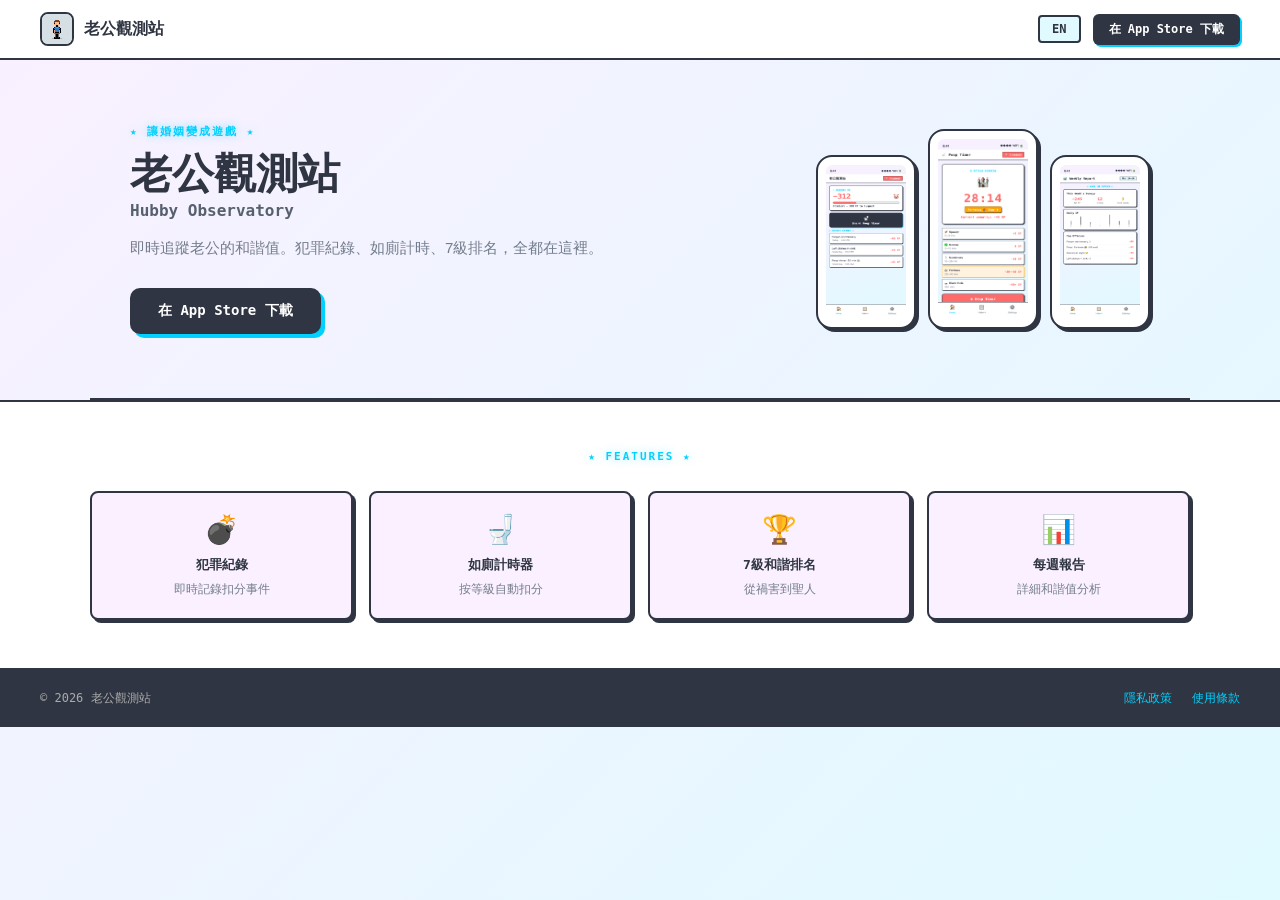
<file: index.html>
<!DOCTYPE html>
<html lang="zh-Hant">
<head>
  <meta charset="UTF-8">
  <meta name="viewport" content="width=device-width, initial-scale=1.0">
  <meta name="description" content="老公觀測站 — Gamify your marriage. Track harmony XP, log crimes, and rank your husband from Menace to Saint.">
  <title>老公觀測站 — Hubby Observatory</title>
  <link rel="stylesheet" href="styles.css">
  <link rel="icon" href="assets/icon.png">
  <style>
    /* ---- HERO ---- */
    .hero {
      border-bottom: var(--border);
      padding: 64px 40px;
      display: flex;
      align-items: center;
      justify-content: space-between;
      gap: 40px;
      max-width: 1100px;
      margin: 0 auto;
    }

    .hero-left { flex: 1; max-width: 480px; }

    .hero-eyebrow {
      font-family: monospace;
      font-size: 11px;
      font-weight: 700;
      color: var(--accent-cyan);
      text-transform: uppercase;
      letter-spacing: 2px;
      margin-bottom: 12px;
      text-shadow: 0 0 10px rgba(0, 209, 255, 0.4);
    }

    .hero h1 {
      font-family: monospace;
      font-size: 42px;
      font-weight: 900;
      color: var(--text-primary);
      line-height: 1.1;
      margin-bottom: 4px;
    }

    .hero-subtitle {
      font-family: monospace;
      font-size: 16px;
      font-weight: 700;
      color: var(--text-secondary);
      margin-bottom: 16px;
    }

    .hero-body {
      font-size: 15px;
      color: var(--text-tertiary);
      line-height: 1.6;
      margin-bottom: 28px;
    }

    .appstore-btn {
      display: inline-flex;
      align-items: center;
      gap: 10px;
      background: var(--text-primary);
      color: var(--white);
      border-radius: 10px;
      padding: 14px 28px;
      font-family: monospace;
      font-size: 14px;
      font-weight: 800;
      text-decoration: none;
      box-shadow: 4px 4px 0 var(--accent-cyan);
      transition: transform 0.1s, box-shadow 0.1s;
    }

    .appstore-btn:hover {
      transform: translate(-1px, -1px);
      box-shadow: 5px 5px 0 var(--accent-cyan);
    }

    .hero-right {
      display: flex;
      gap: 12px;
      align-items: flex-end;
      flex-shrink: 0;
    }

    .screenshot {
      border-radius: 16px;
      border: var(--border);
      overflow: hidden;
      box-shadow: var(--pixel-shadow);
      background: var(--white);
      display: flex;
      align-items: center;
      justify-content: center;
      font-size: 13px;
      font-family: monospace;
      text-align: center;
      padding: 8px;
      color: #ccc;
    }

    .ss-tall  { width: 110px; height: 200px; }
    .ss-short { width: 100px; height: 174px; }

    /* ---- FEATURES ---- */
    .features-section {
      background: var(--white);
      border-top: var(--border);
      border-bottom: var(--border);
      padding: 48px 40px;
    }

    .features-inner {
      max-width: 1100px;
      margin: 0 auto;
    }

    .section-label {
      font-family: monospace;
      font-size: 11px;
      font-weight: 700;
      color: var(--accent-cyan);
      text-transform: uppercase;
      letter-spacing: 2px;
      text-align: center;
      margin-bottom: 28px;
      text-shadow: 0 0 10px rgba(0, 209, 255, 0.4);
    }

    .feat-grid {
      display: grid;
      grid-template-columns: repeat(4, 1fr);
      gap: 16px;
    }

    .feat-card {
      background: var(--bg-gradient-start);
      border: var(--border);
      border-radius: var(--radius);
      padding: 20px 16px;
      text-align: center;
      box-shadow: var(--pixel-shadow);
    }

    .feat-icon { font-size: 28px; margin-bottom: 10px; }

    .feat-name {
      font-family: monospace;
      font-size: 13px;
      font-weight: 800;
      color: var(--text-primary);
      margin-bottom: 6px;
    }

    .feat-desc {
      font-size: 12px;
      color: var(--text-tertiary);
      line-height: 1.5;
    }

    /* ---- RESPONSIVE ---- */
    @media (max-width: 768px) {
      .hero {
        flex-direction: column;
        padding: 40px 20px;
        text-align: center;
      }
      .hero-left { max-width: 100%; }
      .hero h1 { font-size: 30px; }
      .hero-right {
        justify-content: center;
        overflow-x: auto;
        width: 100%;
      }
      .feat-grid { grid-template-columns: 1fr 1fr; }
      .features-section { padding: 32px 20px; }
    }
  </style>
</head>
<body>

  <!-- NAV -->
  <nav class="site-nav">
    <a class="nav-logo" href="index.html">
      <img src="assets/icon.png" alt="Hubby Observatory icon">
      <span data-i18n="appName">老公觀測站</span>
    </a>
    <div class="nav-right">
      <button class="lang-btn" onclick="toggleLang()" id="langBtn">EN</button>
      <a class="nav-dl-btn" href="#download" data-i18n="cta">在 App Store 下載</a>
    </div>
  </nav>

  <!-- HERO -->
  <section class="hero">
    <div class="hero-left">
      <div class="hero-eyebrow" data-i18n="eyebrow">★ 讓婚姻變成遊戲 ★</div>
      <h1 data-i18n="appName">老公觀測站</h1>
      <div class="hero-subtitle" data-i18n="appNameEn">Hubby Observatory</div>
      <p class="hero-body" data-i18n="heroBody">即時追蹤老公的和諧值。犯罪紀錄、如廁計時、7級排名，全都在這裡。</p>
      <a class="appstore-btn" href="#" id="download" data-i18n="cta">在 App Store 下載</a>
    </div>
    <!-- TODO: Replace ss1.png, ss2.png, ss3.png with real App Store screenshots -->
    <div class="hero-right">
      <img class="screenshot ss-short" src="assets/ss1.png" alt="Hubby Observatory — main screen" onerror="this.style.display='none'">
      <img class="screenshot ss-tall"  src="assets/ss2.png" alt="Hubby Observatory — poop timer" onerror="this.style.display='none'">
      <img class="screenshot ss-short" src="assets/ss3.png" alt="Hubby Observatory — weekly report" onerror="this.style.display='none'">
    </div>
  </section>

  <!-- FEATURES -->
  <section class="features-section">
    <div class="features-inner">
      <div class="section-label" data-i18n="featuresLabel">★ Features ★</div>
      <div class="feat-grid">
        <div class="feat-card">
          <div class="feat-icon">💣</div>
          <div class="feat-name" data-i18n="feat1Name">犯罪紀錄</div>
          <div class="feat-desc" data-i18n="feat1Desc">即時記錄扣分事件</div>
        </div>
        <div class="feat-card">
          <div class="feat-icon">🚽</div>
          <div class="feat-name" data-i18n="feat2Name">如廁計時器</div>
          <div class="feat-desc" data-i18n="feat2Desc">按等級自動扣分</div>
        </div>
        <div class="feat-card">
          <div class="feat-icon">🏆</div>
          <div class="feat-name" data-i18n="feat3Name">7級和諧排名</div>
          <div class="feat-desc" data-i18n="feat3Desc">從禍害到聖人</div>
        </div>
        <div class="feat-card">
          <div class="feat-icon">📊</div>
          <div class="feat-name" data-i18n="feat4Name">每週報告</div>
          <div class="feat-desc" data-i18n="feat4Desc">詳細和諧值分析</div>
        </div>
      </div>
    </div>
  </section>

  <!-- FOOTER -->
  <footer class="site-footer">
    <span class="copy" data-i18n="footer">© 2026 老公觀測站</span>
    <div class="footer-links">
      <a href="privacy.html" data-i18n="privacyLink">隱私政策</a>
      <a href="terms.html" data-i18n="termsLink">使用條款</a>
    </div>
  </footer>

  <script>
    const i18n = {
      zh: {
        appName:       "老公觀測站",
        appNameEn:     "Hubby Observatory",
        eyebrow:       "★ 讓婚姻變成遊戲 ★",
        heroBody:      "即時追蹤老公的和諧值。犯罪紀錄、如廁計時、7級排名，全都在這裡。",
        cta:           "在 App Store 下載",
        featuresLabel: "★ Features ★",
        feat1Name:     "犯罪紀錄",
        feat1Desc:     "即時記錄扣分事件",
        feat2Name:     "如廁計時器",
        feat2Desc:     "按等級自動扣分",
        feat3Name:     "7級和諧排名",
        feat3Desc:     "從禍害到聖人",
        feat4Name:     "每週報告",
        feat4Desc:     "詳細和諧值分析",
        footer:        "© 2026 老公觀測站",
        privacyLink:   "隱私政策",
        termsLink:     "使用條款",
      },
      en: {
        appName:       "Hubby Observatory",
        appNameEn:     "老公觀測站",
        eyebrow:       "★ Gamify your marriage ★",
        heroBody:      "Track your husband's harmony XP in real time. Crimes, timers, ranks — all in one retro-style app.",
        cta:           "Download on App Store",
        featuresLabel: "★ Features ★",
        feat1Name:     "Crime Log",
        feat1Desc:     "Record infractions and dock XP instantly",
        feat2Name:     "Poop Timer",
        feat2Desc:     "Bathroom time tracked and penalized by tier",
        feat3Name:     "7 Harmony Ranks",
        feat3Desc:     "From Menace 💣 to Saint 🙇‍♂️",
        feat4Name:     "Weekly Reports",
        feat4Desc:     "Detailed XP breakdowns every week",
        footer:        "© 2026 Hubby Observatory",
        privacyLink:   "Privacy Policy",
        termsLink:     "Terms of Use",
      }
    };

    let lang = "zh";

    function setLang(l) {
      lang = l;
      document.documentElement.lang = l === "zh" ? "zh-Hant" : "en";
      document.getElementById("langBtn").textContent = l === "zh" ? "EN" : "中文";
      document.querySelectorAll("[data-i18n]").forEach(el => {
        const key = el.dataset.i18n;
        if (i18n[l][key] !== undefined) el.textContent = i18n[l][key];
      });
    }

    function toggleLang() {
      setLang(lang === "zh" ? "en" : "zh");
    }
  </script>

</body>
</html>
</file>
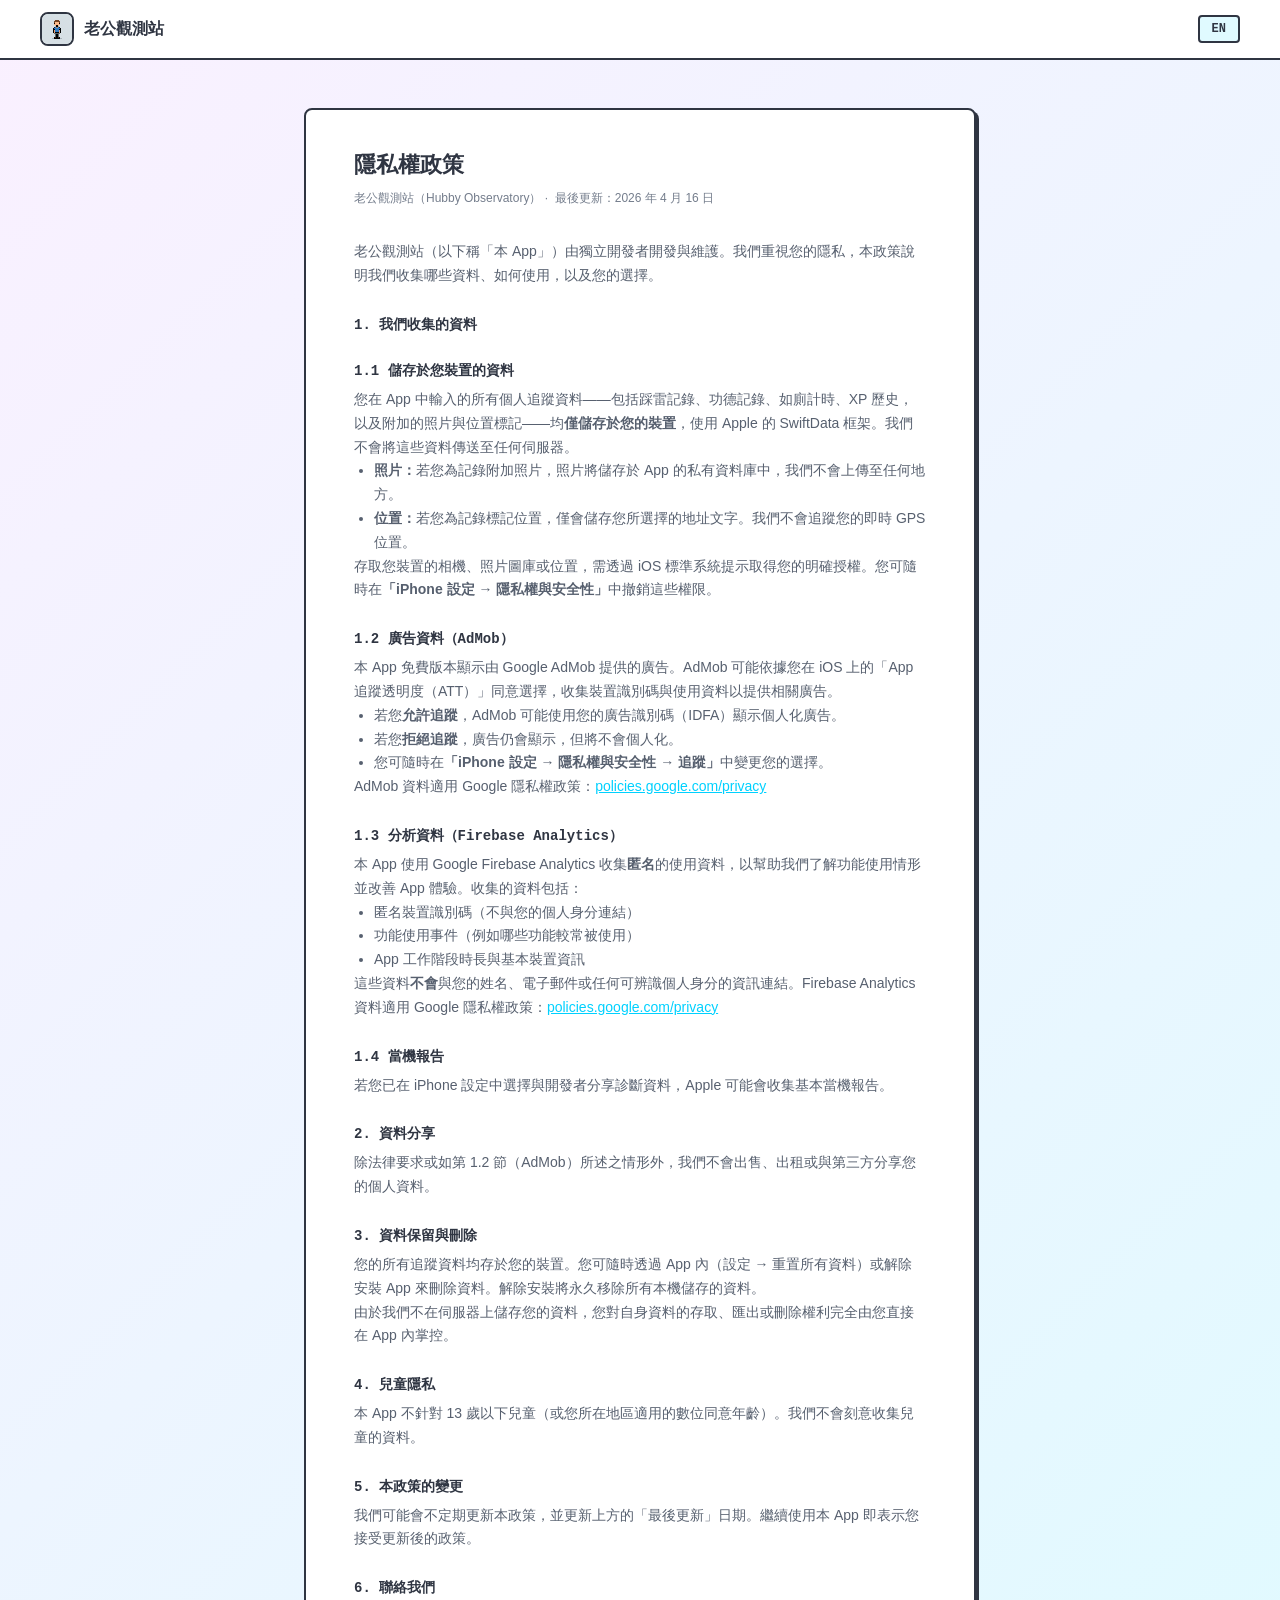
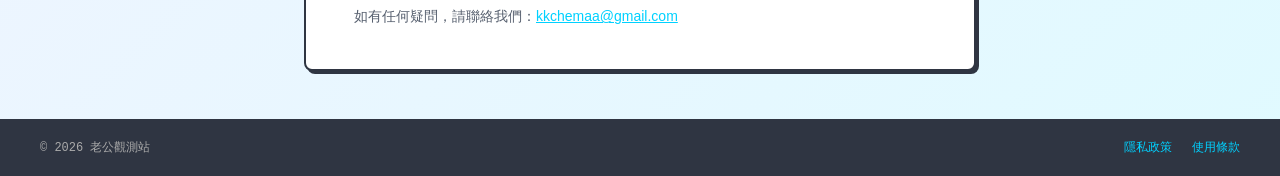
<file: privacy.html>
<!DOCTYPE html>
<html lang="zh-Hant">
<head>
  <meta charset="UTF-8">
  <meta name="viewport" content="width=device-width, initial-scale=1.0">
  <meta name="description" content="Privacy policy for Hubby Observatory (老公觀測站). Learn how we handle your data.">
  <title>隱私權政策 — 老公觀測站</title>
  <link rel="stylesheet" href="styles.css">
  <link rel="icon" href="assets/icon.png">
</head>
<body>

  <nav class="site-nav">
    <a class="nav-logo" href="index.html">
      <img src="assets/icon.png" alt="Hubby Observatory icon">
      <span id="nav-title">老公觀測站</span>
    </a>
    <div class="nav-right">
      <button class="lang-btn" onclick="toggleLang()" id="langBtn">EN</button>
    </div>
  </nav>

  <div class="content-wrap">
    <div class="content-card">

      <!-- zh-Hant content -->
      <div id="content-zh">
        <h1>隱私權政策</h1>
        <p class="last-updated">老公觀測站（Hubby Observatory）&nbsp;·&nbsp; 最後更新：2026 年 4 月 16 日</p>

        <p>老公觀測站（以下稱「本 App」）由獨立開發者開發與維護。我們重視您的隱私，本政策說明我們收集哪些資料、如何使用，以及您的選擇。</p>

        <h2>1. 我們收集的資料</h2>

        <h2>1.1 儲存於您裝置的資料</h2>
        <p>您在 App 中輸入的所有個人追蹤資料——包括踩雷記錄、功德記錄、如廁計時、XP 歷史，以及附加的照片與位置標記——均<strong>僅儲存於您的裝置</strong>，使用 Apple 的 SwiftData 框架。我們不會將這些資料傳送至任何伺服器。</p>
        <ul>
          <li><strong>照片：</strong>若您為記錄附加照片，照片將儲存於 App 的私有資料庫中，我們不會上傳至任何地方。</li>
          <li><strong>位置：</strong>若您為記錄標記位置，僅會儲存您所選擇的地址文字。我們不會追蹤您的即時 GPS 位置。</li>
        </ul>
        <p>存取您裝置的相機、照片圖庫或位置，需透過 iOS 標準系統提示取得您的明確授權。您可隨時在<strong>「iPhone 設定 → 隱私權與安全性」</strong>中撤銷這些權限。</p>

        <h2>1.2 廣告資料（AdMob）</h2>
        <p>本 App 免費版本顯示由 Google AdMob 提供的廣告。AdMob 可能依據您在 iOS 上的「App 追蹤透明度（ATT）」同意選擇，收集裝置識別碼與使用資料以提供相關廣告。</p>
        <ul>
          <li>若您<strong>允許追蹤</strong>，AdMob 可能使用您的廣告識別碼（IDFA）顯示個人化廣告。</li>
          <li>若您<strong>拒絕追蹤</strong>，廣告仍會顯示，但將不會個人化。</li>
          <li>您可隨時在<strong>「iPhone 設定 → 隱私權與安全性 → 追蹤」</strong>中變更您的選擇。</li>
        </ul>
        <p>AdMob 資料適用 Google 隱私權政策：<a href="https://policies.google.com/privacy">policies.google.com/privacy</a></p>

        <h2>1.3 分析資料（Firebase Analytics）</h2>
        <p>本 App 使用 Google Firebase Analytics 收集<strong>匿名</strong>的使用資料，以幫助我們了解功能使用情形並改善 App 體驗。收集的資料包括：</p>
        <ul>
          <li>匿名裝置識別碼（不與您的個人身分連結）</li>
          <li>功能使用事件（例如哪些功能較常被使用）</li>
          <li>App 工作階段時長與基本裝置資訊</li>
        </ul>
        <p>這些資料<strong>不會</strong>與您的姓名、電子郵件或任何可辨識個人身分的資訊連結。Firebase Analytics 資料適用 Google 隱私權政策：<a href="https://policies.google.com/privacy">policies.google.com/privacy</a></p>

        <h2>1.4 當機報告</h2>
        <p>若您已在 iPhone 設定中選擇與開發者分享診斷資料，Apple 可能會收集基本當機報告。</p>

        <h2>2. 資料分享</h2>
        <p>除法律要求或如第 1.2 節（AdMob）所述之情形外，我們不會出售、出租或與第三方分享您的個人資料。</p>

        <h2>3. 資料保留與刪除</h2>
        <p>您的所有追蹤資料均存於您的裝置。您可隨時透過 App 內（設定 → 重置所有資料）或解除安裝 App 來刪除資料。解除安裝將永久移除所有本機儲存的資料。</p>
        <p>由於我們不在伺服器上儲存您的資料，您對自身資料的存取、匯出或刪除權利完全由您直接在 App 內掌控。</p>

        <h2>4. 兒童隱私</h2>
        <p>本 App 不針對 13 歲以下兒童（或您所在地區適用的數位同意年齡）。我們不會刻意收集兒童的資料。</p>

        <h2>5. 本政策的變更</h2>
        <p>我們可能會不定期更新本政策，並更新上方的「最後更新」日期。繼續使用本 App 即表示您接受更新後的政策。</p>

        <h2>6. 聯絡我們</h2>
        <p>如有任何疑問，請聯絡我們：<a href="mailto:kkchemaa@gmail.com">kkchemaa@gmail.com</a></p>
      </div>

      <!-- EN content -->
      <div id="content-en" style="display:none">
        <h1>Privacy Policy</h1>
        <p class="last-updated">Hubby Observatory &nbsp;·&nbsp; Last updated: April 16, 2026</p>

        <p>Hubby Observatory ("the App") is developed and maintained by an independent developer. We take your privacy seriously. This policy explains what data is collected, how it is used, and your choices.</p>

        <h2>1. Data We Collect</h2>

        <h2>1.1 Data Stored Locally on Your Device</h2>
        <p>All personal tracking data you enter — including crime records, good deed records, poop timer sessions, XP history, and any attached photos or location tags — is stored <strong>only on your device</strong> using Apple's SwiftData framework. We do not transmit this data to any server.</p>
        <ul>
          <li><strong>Photos:</strong> If you attach photo evidence to a record, it is stored locally in the app's private database. We do not upload photos anywhere.</li>
          <li><strong>Location:</strong> If you tag a location to a record, only the address text you select is saved locally. We do not track your real-time GPS location.</li>
        </ul>
        <p>Accessing your device's camera, photo library, or location requires explicit permission via standard iOS system prompts. You can revoke these permissions at any time in <strong>iPhone Settings → Privacy & Security</strong>.</p>

        <h2>1.2 Advertising Data (AdMob)</h2>
        <p>The free tier of the App displays ads provided by Google AdMob. AdMob may collect device identifiers and usage data to serve relevant ads, subject to your App Tracking Transparency (ATT) consent choice on iOS.</p>
        <ul>
          <li>If you <strong>allow tracking</strong>, AdMob may use your advertising identifier (IDFA) to show personalized ads.</li>
          <li>If you <strong>deny tracking</strong>, ads will still be shown but will not be personalized.</li>
          <li>You can change your choice anytime in <strong>iPhone Settings → Privacy & Security → Tracking</strong>.</li>
        </ul>
        <p>Google's privacy policy applies to AdMob data: <a href="https://policies.google.com/privacy">policies.google.com/privacy</a></p>

        <h2>1.3 Analytics Data (Firebase Analytics)</h2>
        <p>The App uses Google Firebase Analytics to collect <strong>anonymous</strong> usage data to help us understand feature usage and improve the App experience. Data collected includes:</p>
        <ul>
          <li>Anonymous device identifiers (not linked to your personal identity)</li>
          <li>Feature usage events (e.g., which features are used most)</li>
          <li>App session duration and basic device information</li>
        </ul>
        <p>This data is <strong>not</strong> linked to your name, email, or any personally identifiable information. Google's privacy policy applies to Firebase Analytics data: <a href="https://policies.google.com/privacy">policies.google.com/privacy</a></p>

        <h2>1.4 Crash Reports</h2>
        <p>Basic crash reports may be collected by Apple if you have opted into sharing diagnostics with developers in your iPhone Settings.</p>

        <h2>2. Data Sharing</h2>
        <p>We do not sell, rent, or share your personal data with third parties, except as required by law or as described in Section 1.2 (AdMob).</p>

        <h2>3. Data Retention & Deletion</h2>
        <p>All your tracking data lives on your device. You can delete it at any time from within the App (Settings → Reset All Data) or by uninstalling the App. Uninstalling removes all locally stored data permanently.</p>
        <p>Because we do not store your data on our servers, you maintain complete control over your right to access, export, or delete your information directly within the App.</p>

        <h2>4. Children's Privacy</h2>
        <p>The App is not directed at children under 13 (or the applicable age of digital consent in your region). We do not knowingly collect data from children.</p>

        <h2>5. Changes to This Policy</h2>
        <p>We may update this policy from time to time. We will update the "Last updated" date above. Continued use of the App after changes constitutes acceptance of the updated policy.</p>

        <h2>6. Contact Us</h2>
        <p>Questions or concerns? Reach us at <a href="mailto:kkchemaa@gmail.com">kkchemaa@gmail.com</a></p>
      </div>

    </div>
  </div>

  <footer class="site-footer">
    <span class="copy" id="footer-copy">© 2026 老公觀測站</span>
    <div class="footer-links">
      <a href="privacy.html" id="footer-privacy">隱私政策</a>
      <a href="terms.html" id="footer-terms">使用條款</a>
    </div>
  </footer>

  <script>
    let lang = "zh";

    function setLang(l) {
      lang = l;
      document.documentElement.lang = l === "zh" ? "zh-Hant" : "en";
      document.getElementById("langBtn").textContent = l === "zh" ? "EN" : "中文";
      document.getElementById("content-zh").style.display = l === "zh" ? "" : "none";
      document.getElementById("content-en").style.display = l === "en" ? "" : "none";
      document.getElementById("nav-title").textContent = l === "zh" ? "老公觀測站" : "Hubby Observatory";
      document.getElementById("footer-copy").textContent = l === "zh" ? "© 2026 老公觀測站" : "© 2026 Hubby Observatory";
      document.getElementById("footer-privacy").textContent = l === "zh" ? "隱私政策" : "Privacy Policy";
      document.getElementById("footer-terms").textContent = l === "zh" ? "使用條款" : "Terms of Use";
      document.title = l === "zh" ? "隱私權政策 — 老公觀測站" : "Privacy Policy — Hubby Observatory";
    }

    function toggleLang() {
      setLang(lang === "zh" ? "en" : "zh");
    }
  </script>

</body>
</html>
</file>
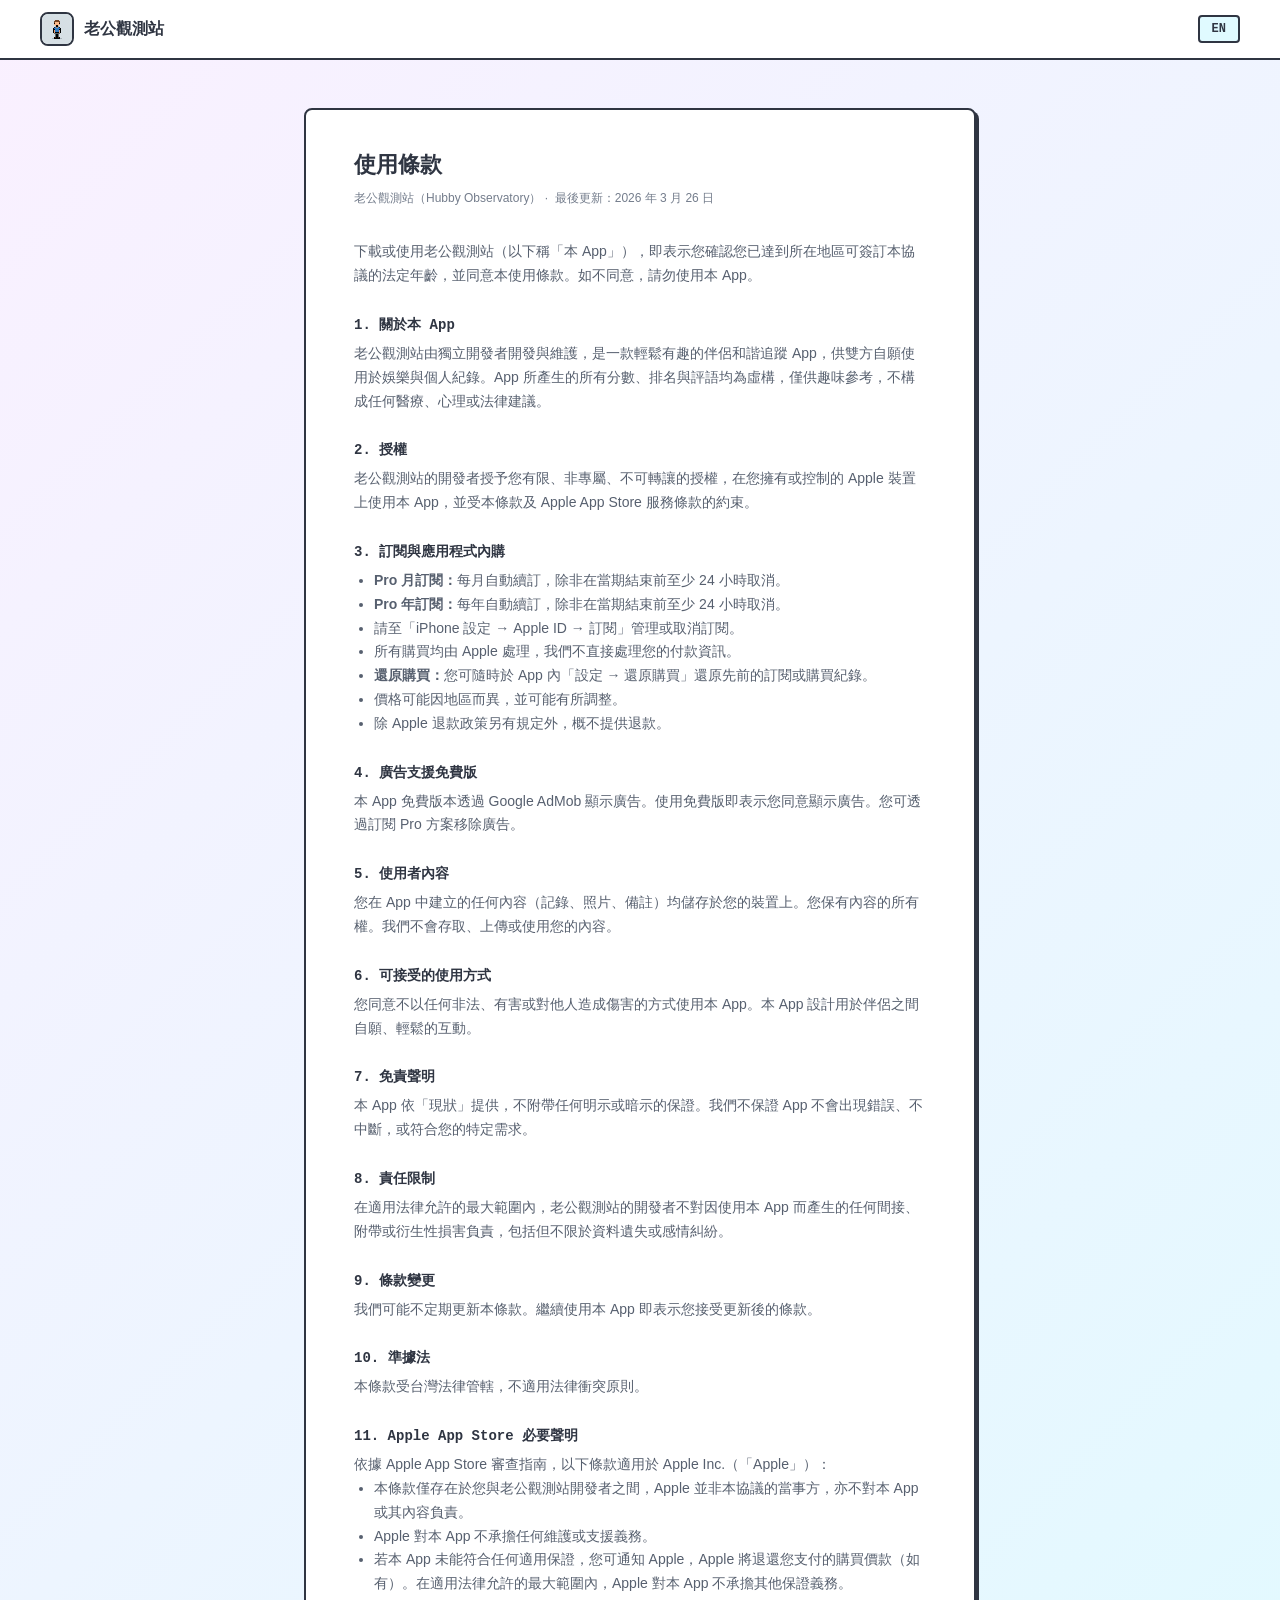
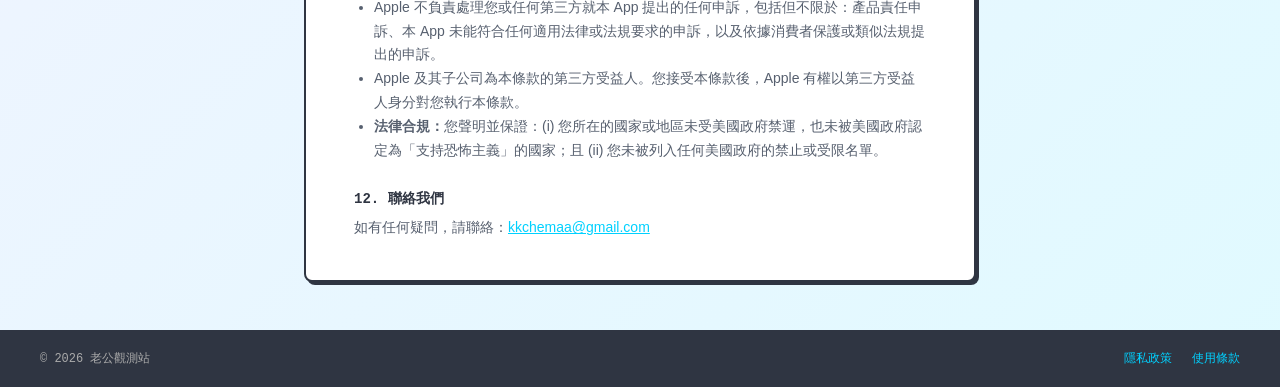
<file: terms.html>
<!DOCTYPE html>
<html lang="zh-Hant">
<head>
  <meta charset="UTF-8">
  <meta name="viewport" content="width=device-width, initial-scale=1.0">
  <meta name="description" content="Terms of use for Hubby Observatory (老公觀測站). Review subscription and app usage terms.">
  <title>使用條款 — 老公觀測站</title>
  <link rel="stylesheet" href="styles.css">
  <link rel="icon" href="assets/icon.png">
</head>
<body>

  <nav class="site-nav">
    <a class="nav-logo" href="index.html">
      <img src="assets/icon.png" alt="Hubby Observatory icon">
      <span id="nav-title">老公觀測站</span>
    </a>
    <div class="nav-right">
      <button class="lang-btn" onclick="toggleLang()" id="langBtn">EN</button>
    </div>
  </nav>

  <div class="content-wrap">
    <div class="content-card">

      <!-- zh-Hant content -->
      <div id="content-zh">
        <h1>使用條款</h1>
        <p class="last-updated">老公觀測站（Hubby Observatory）&nbsp;·&nbsp; 最後更新：2026 年 3 月 26 日</p>

        <p>下載或使用老公觀測站（以下稱「本 App」），即表示您確認您已達到所在地區可簽訂本協議的法定年齡，並同意本使用條款。如不同意，請勿使用本 App。</p>

        <h2>1. 關於本 App</h2>
        <p>老公觀測站由獨立開發者開發與維護，是一款輕鬆有趣的伴侶和諧追蹤 App，供雙方自願使用於娛樂與個人紀錄。App 所產生的所有分數、排名與評語均為虛構，僅供趣味參考，不構成任何醫療、心理或法律建議。</p>

        <h2>2. 授權</h2>
        <p>老公觀測站的開發者授予您有限、非專屬、不可轉讓的授權，在您擁有或控制的 Apple 裝置上使用本 App，並受本條款及 Apple App Store 服務條款的約束。</p>

        <h2>3. 訂閱與應用程式內購</h2>
        <ul>
          <li><strong>Pro 月訂閱：</strong>每月自動續訂，除非在當期結束前至少 24 小時取消。</li>
          <li><strong>Pro 年訂閱：</strong>每年自動續訂，除非在當期結束前至少 24 小時取消。</li>
          <li>請至「iPhone 設定 → Apple ID → 訂閱」管理或取消訂閱。</li>
          <li>所有購買均由 Apple 處理，我們不直接處理您的付款資訊。</li>
          <li><strong>還原購買：</strong>您可隨時於 App 內「設定 → 還原購買」還原先前的訂閱或購買紀錄。</li>
          <li>價格可能因地區而異，並可能有所調整。</li>
          <li>除 Apple 退款政策另有規定外，概不提供退款。</li>
        </ul>

        <h2>4. 廣告支援免費版</h2>
        <p>本 App 免費版本透過 Google AdMob 顯示廣告。使用免費版即表示您同意顯示廣告。您可透過訂閱 Pro 方案移除廣告。</p>

        <h2>5. 使用者內容</h2>
        <p>您在 App 中建立的任何內容（記錄、照片、備註）均儲存於您的裝置上。您保有內容的所有權。我們不會存取、上傳或使用您的內容。</p>

        <h2>6. 可接受的使用方式</h2>
        <p>您同意不以任何非法、有害或對他人造成傷害的方式使用本 App。本 App 設計用於伴侶之間自願、輕鬆的互動。</p>

        <h2>7. 免責聲明</h2>
        <p>本 App 依「現狀」提供，不附帶任何明示或暗示的保證。我們不保證 App 不會出現錯誤、不中斷，或符合您的特定需求。</p>

        <h2>8. 責任限制</h2>
        <p>在適用法律允許的最大範圍內，老公觀測站的開發者不對因使用本 App 而產生的任何間接、附帶或衍生性損害負責，包括但不限於資料遺失或感情糾紛。</p>

        <h2>9. 條款變更</h2>
        <p>我們可能不定期更新本條款。繼續使用本 App 即表示您接受更新後的條款。</p>

        <h2>10. 準據法</h2>
        <p>本條款受台灣法律管轄，不適用法律衝突原則。</p>

        <h2>11. Apple App Store 必要聲明</h2>
        <p>依據 Apple App Store 審查指南，以下條款適用於 Apple Inc.（「Apple」）：</p>
        <ul>
          <li>本條款僅存在於您與老公觀測站開發者之間，Apple 並非本協議的當事方，亦不對本 App 或其內容負責。</li>
          <li>Apple 對本 App 不承擔任何維護或支援義務。</li>
          <li>若本 App 未能符合任何適用保證，您可通知 Apple，Apple 將退還您支付的購買價款（如有）。在適用法律允許的最大範圍內，Apple 對本 App 不承擔其他保證義務。</li>
          <li>Apple 不負責處理您或任何第三方就本 App 提出的任何申訴，包括但不限於：產品責任申訴、本 App 未能符合任何適用法律或法規要求的申訴，以及依據消費者保護或類似法規提出的申訴。</li>
          <li>Apple 及其子公司為本條款的第三方受益人。您接受本條款後，Apple 有權以第三方受益人身分對您執行本條款。</li>
          <li><strong>法律合規：</strong>您聲明並保證：(i) 您所在的國家或地區未受美國政府禁運，也未被美國政府認定為「支持恐怖主義」的國家；且 (ii) 您未被列入任何美國政府的禁止或受限名單。</li>
        </ul>

        <h2>12. 聯絡我們</h2>
        <p>如有任何疑問，請聯絡：<a href="mailto:kkchemaa@gmail.com">kkchemaa@gmail.com</a></p>
      </div>

      <!-- EN content -->
      <div id="content-en" style="display:none">
        <h1>Terms of Use</h1>
        <p class="last-updated">Hubby Observatory &nbsp;·&nbsp; Last updated: March 26, 2026</p>

        <p>By downloading or using Hubby Observatory ("the App"), you confirm that you are of legal age to enter into this agreement in your region, and you agree to these Terms of Use. If you do not agree, do not use the App.</p>

        <h2>1. About the App</h2>
        <p>Hubby Observatory is developed and maintained by an independent developer. It is a lighthearted couples' harmony-tracking app intended for entertainment and personal use between consenting partners. All scores, rankings, and verdicts generated by the App are fictional and for fun only — they do not reflect medical, psychological, or legal advice.</p>

        <h2>2. License</h2>
        <p>The developer of Hubby Observatory grants you a limited, non-exclusive, non-transferable license to use the App on Apple devices you own or control, subject to these Terms and Apple's App Store Terms of Service.</p>

        <h2>3. Subscriptions & In-App Purchases</h2>
        <ul>
          <li><strong>Pro Monthly Subscription:</strong> Auto-renews monthly unless cancelled at least 24 hours before the end of the current period.</li>
          <li><strong>Pro Annual Subscription:</strong> Auto-renews yearly unless cancelled at least 24 hours before the end of the current period.</li>
          <li>Manage or cancel subscriptions in iPhone Settings → Apple ID → Subscriptions.</li>
          <li>All purchases are processed by Apple. We do not handle payment information directly.</li>
          <li><strong>Restore Purchases:</strong> You can restore previous subscriptions or purchases at any time via Settings → Restore Purchases inside the App.</li>
          <li>Prices may vary by region and are subject to change.</li>
          <li>No refunds are provided except as required by Apple's refund policy.</li>
        </ul>

        <h2>4. Ad-Supported Free Tier</h2>
        <p>The free version of the App displays advertisements via Google AdMob. By using the free tier, you consent to the display of ads. You may remove ads by subscribing to Pro.</p>

        <h2>5. User Content</h2>
        <p>Any content you create in the App (records, photos, notes) is stored locally on your device. You retain ownership of your content. We do not access, upload, or use your content.</p>

        <h2>6. Acceptable Use</h2>
        <p>You agree not to use the App in any way that is unlawful, harmful, or abusive toward any person. The App is designed for consensual, playful use between partners.</p>

        <h2>7. Disclaimer of Warranties</h2>
        <p>The App is provided "as is" without warranties of any kind, express or implied. We do not guarantee the App will be error-free, uninterrupted, or meet your specific requirements.</p>

        <h2>8. Limitation of Liability</h2>
        <p>To the maximum extent permitted by applicable law, the developer of Hubby Observatory shall not be liable for any indirect, incidental, or consequential damages arising from your use of the App, including but not limited to loss of data or relationship disputes.</p>

        <h2>9. Changes to These Terms</h2>
        <p>We may update these Terms from time to time. Continued use of the App after changes constitutes acceptance of the updated Terms.</p>

        <h2>10. Governing Law</h2>
        <p>These Terms are governed by the laws of Taiwan, without regard to conflict of law provisions.</p>

        <h2>11. Apple App Store — Required Disclosures</h2>
        <p>The following terms apply with respect to Apple Inc. ("Apple") and are required by Apple's App Store guidelines:</p>
        <ul>
          <li>These Terms are between you and the developer of Hubby Observatory only, and not with Apple. Apple is not responsible for the App or its content.</li>
          <li>Apple has no obligation whatsoever to provide any maintenance or support services with respect to the App.</li>
          <li>In the event of any failure of the App to conform to any applicable warranty, you may notify Apple, and Apple will refund the purchase price (if any) for the App. To the maximum extent permitted by applicable law, Apple will have no other warranty obligation with respect to the App.</li>
          <li>Apple is not responsible for addressing any claims by you or any third party relating to the App, including but not limited to: product liability claims; any claim that the App fails to conform to any applicable legal or regulatory requirement; and claims arising under consumer protection or similar legislation.</li>
          <li>Apple and its subsidiaries are third-party beneficiaries of these Terms. Upon your acceptance of these Terms, Apple will have the right to enforce these Terms against you as a third-party beneficiary.</li>
          <li><strong>Legal Compliance:</strong> You represent and warrant that (i) you are not located in a country that is subject to a U.S. Government embargo, or that has been designated by the U.S. Government as a "terrorist supporting" country; and (ii) you are not listed on any U.S. Government list of prohibited or restricted parties.</li>
        </ul>

        <h2>12. Contact Us</h2>
        <p>Questions? Reach us at <a href="mailto:kkchemaa@gmail.com">kkchemaa@gmail.com</a></p>
      </div>

    </div>
  </div>

  <footer class="site-footer">
    <span class="copy" id="footer-copy">© 2026 老公觀測站</span>
    <div class="footer-links">
      <a href="privacy.html" id="footer-privacy">隱私政策</a>
      <a href="terms.html" id="footer-terms">使用條款</a>
    </div>
  </footer>

  <script>
    let lang = "zh";

    function setLang(l) {
      lang = l;
      document.documentElement.lang = l === "zh" ? "zh-Hant" : "en";
      document.getElementById("langBtn").textContent = l === "zh" ? "EN" : "中文";
      document.getElementById("content-zh").style.display = l === "zh" ? "" : "none";
      document.getElementById("content-en").style.display = l === "en" ? "" : "none";
      document.getElementById("nav-title").textContent = l === "zh" ? "老公觀測站" : "Hubby Observatory";
      document.getElementById("footer-copy").textContent = l === "zh" ? "© 2026 老公觀測站" : "© 2026 Hubby Observatory";
      document.getElementById("footer-privacy").textContent = l === "zh" ? "隱私政策" : "Privacy Policy";
      document.getElementById("footer-terms").textContent = l === "zh" ? "使用條款" : "Terms of Use";
      document.title = l === "zh" ? "使用條款 — 老公觀測站" : "Terms of Use — Hubby Observatory";
    }

    function toggleLang() {
      setLang(lang === "zh" ? "en" : "zh");
    }
  </script>

</body>
</html>
</file>
<file: styles.css>
/* ============================================================
   Design tokens — matches app Theme.swift
   ============================================================ */
:root {
  --bg-gradient-start: #FAF0FF;
  --bg-gradient-end:   #E0FAFF;
  --white:             #FFFFFF;
  --text-primary:      #2F3542;
  --text-secondary:    #57606F;
  --text-tertiary:     #747D8C;
  --accent-cyan:       #00D1FF;
  --border:            2px solid #2F3542;
  --pixel-shadow:      3px 3px 0 #2F3542;
  --radius:            8px;
}

* { box-sizing: border-box; margin: 0; padding: 0; }

body {
  font-family: -apple-system, BlinkMacSystemFont, "Helvetica Neue", sans-serif;
  background: linear-gradient(135deg, var(--bg-gradient-start), var(--bg-gradient-end));
  min-height: 100vh;
  color: var(--text-primary);
}

/* ---- NAV ---- */
.site-nav {
  background: var(--white);
  border-bottom: var(--border);
  padding: 0 40px;
  height: 60px;
  display: flex;
  align-items: center;
  justify-content: space-between;
  position: sticky;
  top: 0;
  z-index: 100;
}

.nav-logo {
  display: flex;
  align-items: center;
  gap: 10px;
  font-family: monospace;
  font-weight: 800;
  font-size: 16px;
  color: var(--text-primary);
  text-decoration: none;
}

.nav-logo img {
  width: 34px;
  height: 34px;
  border-radius: 8px;
  border: var(--border);
  image-rendering: pixelated;
}

.nav-right {
  display: flex;
  align-items: center;
  gap: 12px;
}

.lang-btn {
  background: var(--bg-gradient-end);
  border: var(--border);
  border-radius: 4px;
  padding: 5px 12px;
  font-family: monospace;
  font-size: 12px;
  font-weight: 700;
  color: var(--text-primary);
  cursor: pointer;
}

.lang-btn:hover { background: var(--bg-gradient-start); }

.nav-dl-btn {
  background: var(--text-primary);
  color: var(--white);
  border-radius: 6px;
  padding: 7px 16px;
  font-family: monospace;
  font-size: 12px;
  font-weight: 700;
  text-decoration: none;
  box-shadow: 2px 2px 0 var(--accent-cyan);
}

/* ---- FOOTER ---- */
.site-footer {
  background: var(--text-primary);
  padding: 20px 40px;
  display: flex;
  align-items: center;
  justify-content: space-between;
  flex-wrap: wrap;
  gap: 8px;
}

.site-footer .copy {
  font-family: monospace;
  font-size: 12px;
  color: #aaa;
}

.footer-links {
  display: flex;
  gap: 20px;
}

.footer-links a {
  font-family: monospace;
  font-size: 12px;
  color: var(--accent-cyan);
  text-decoration: none;
}

.footer-links a:hover { text-decoration: underline; }

/* ---- CONTENT PAGE (privacy / terms) ---- */
.content-wrap {
  max-width: 720px;
  margin: 48px auto;
  padding: 0 24px;
}

.content-card {
  background: var(--white);
  border: var(--border);
  border-radius: var(--radius);
  box-shadow: var(--pixel-shadow);
  padding: 40px 48px;
}

.content-card h1 {
  font-family: monospace;
  font-size: 22px;
  font-weight: 900;
  margin-bottom: 8px;
}

.content-card .last-updated {
  font-size: 12px;
  color: var(--text-tertiary);
  margin-bottom: 32px;
}

.content-card h2 {
  font-family: monospace;
  font-size: 14px;
  font-weight: 800;
  color: var(--text-primary);
  margin: 28px 0 8px;
}

.content-card p, .content-card li {
  font-size: 14px;
  color: var(--text-secondary);
  line-height: 1.7;
}

.content-card ul { padding-left: 20px; }
.content-card a { color: var(--accent-cyan); }

/* ---- RESPONSIVE ---- */
@media (max-width: 768px) {
  .site-nav { padding: 0 16px; }
  .site-footer { padding: 16px; }
  .content-card { padding: 24px 20px; }
}
</file>
